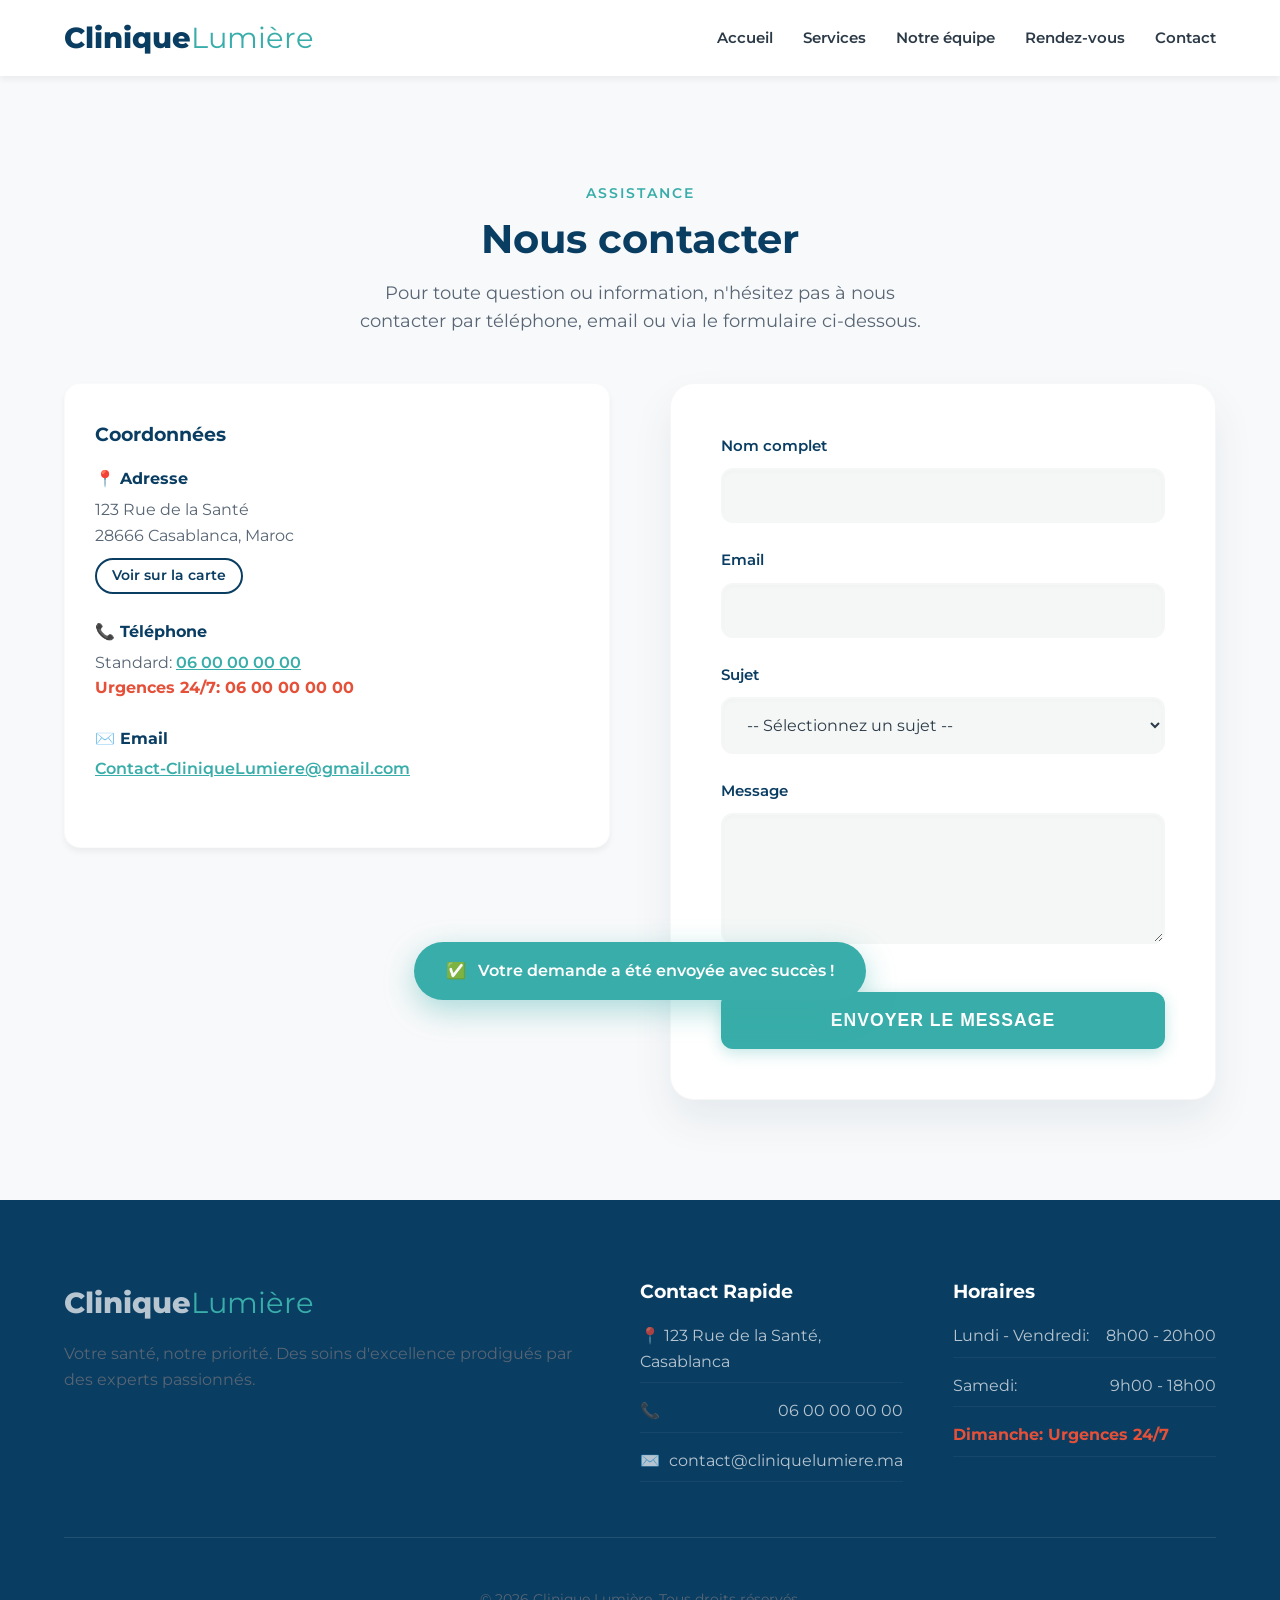
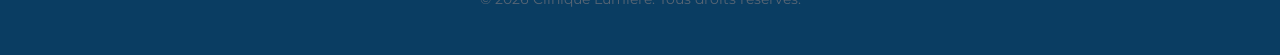
<file: contact.html>
<!DOCTYPE html>
<html lang="fr">
<head>
    <meta charset="UTF-8">
    <meta name="viewport" content="width=device-width, initial-scale=1.0">
    <title>Contact - Clinique Lumière</title>
    <link rel="stylesheet" href="style.css">
    <link href="https://fonts.googleapis.com/css2?family=Montserrat:wght@400;500;600;700;800&display=swap" rel="stylesheet">
</head>
<body>
    <header class="header scrolled force-scrolled" id="header">
        <div class="container nav-container">
            <a href="index.html" class="logo">Clinique<span>Lumière</span></a>
            <button class="mobile-toggle" aria-label="Ouvrir le menu">
                <span class="bar"></span>
                <span class="bar"></span>
                <span class="bar"></span>
            </button>
            <nav class="nav" id="nav-menu">
                <ul>
                    <li><a href="index.html">Accueil</a></li>
                    <li><a href="services.html">Services</a></li>
                    <li><a href="equipe.html">Notre équipe</a></li>
                    <li><a href="rendezvous.html">Rendez-vous</a></li>
                    <li><a href="contact.html" class="active">Contact</a></li>
                </ul>
            </nav>
        </div>
    </header>

    <main>
        <section class="contact-page section-padding" style="margin-top: 80px;">
            <div class="container">
                <div class="section-header text-center">
                    <span class="tag">Assistance</span>
                    <h2>Nous contacter</h2>
                    <p>Pour toute question ou information, n'hésitez pas à nous contacter par téléphone, email ou via le formulaire ci-dessous.</p>
                </div>
                
                <div class="about-content" style="align-items: flex-start;">
                    <div class="feature-card" style="text-align: left;">
                        <h3 style="margin-bottom: 20px;">Coordonnées</h3>
                        
                        <div style="margin-bottom: 25px;">
                            <h4 style="color: var(--primary); font-size: 1rem; margin-bottom: 5px;">📍 Adresse</h4>
                            <p style="margin-bottom: 10px;">123 Rue de la Santé<br>28666 Casablanca, Maroc</p>
                            <a href="https://maps.google.com" class="btn btn-outline" target="_blank" style="padding: 5px 15px; font-size: 0.85rem;">Voir sur la carte</a>
                        </div>
                        
                        <div style="margin-bottom: 25px;">
                            <h4 style="color: var(--primary); font-size: 1rem; margin-bottom: 5px;">📞 Téléphone</h4>
                            <p>Standard: <a href="tel:+212600000000" style="color: var(--secondary); font-weight: 600;">06 00 00 00 00</a><br>
                            <span class="urgency">Urgences 24/7: 06 00 00 00 00</span></p>
                        </div>
                        
                        <div style="margin-bottom: 25px;">
                            <h4 style="color: var(--primary); font-size: 1rem; margin-bottom: 5px;">✉️ Email</h4>
                            <p><a href="mailto:Contact-CliniqueLumiere@gmail.com" style="color: var(--secondary); font-weight: 600;">Contact-CliniqueLumiere@gmail.com</a></p>
                        </div>
                    </div>

                    <form class="contact-form">
                        <div class="form-group">
                            <label for="contact-name">Nom complet</label>
                            <input type="text" id="contact-name" name="name" required>
                        </div>
                        
                        <div class="form-group">
                            <label for="contact-email">Email</label>
                            <input type="email" id="contact-email" name="email" required>
                        </div>
                        
                        <div class="form-group">
                            <label for="contact-subject">Sujet</label>
                            <select id="contact-subject" name="subject" required>
                                <option value="">-- Sélectionnez un sujet --</option>
                                <option value="info">Demande d'information</option>
                                <option value="rdv">Question sur un rendez-vous</option>
                                <option value="autre">Autre demande</option>
                            </select>
                        </div>
                        
                        <div class="form-group">
                            <label for="contact-message">Message</label>
                            <textarea id="contact-message" name="message" rows="5" required></textarea>
                        </div>
                        
                        <button type="submit" class="btn btn-primary" style="width: 100%;">Envoyer le message</button>
                    </form>
                </div>
            </div>
        </section>
    </main>

    <footer class="footer">
        <div class="container">
            <div class="footer-grid">
                <div class="footer-info">
                    <a href="index.html" class="logo footer-logo">Clinique<span>Lumière</span></a>
                    <p class="footer-desc">Votre santé, notre priorité. Des soins d'excellence prodigués par des experts passionnés.</p>
                </div>
                <div class="footer-links">
                    <h3>Contact Rapide</h3>
                    <ul>
                        <li>📍 123 Rue de la Santé, Casablanca</li>
                        <li>📞 <a href="tel:+212600000000">06 00 00 00 00</a></li>
                        <li>✉️ <a href="mailto:contact@cliniquelumiere.ma">contact@cliniquelumiere.ma</a></li>
                    </ul>
                </div>
                <div class="footer-hours">
                    <h3>Horaires</h3>
                    <ul>
                        <li><span>Lundi - Vendredi:</span> 8h00 - 20h00</li>
                        <li><span>Samedi:</span> 9h00 - 18h00</li>
                        <li><span class="urgency">Dimanche: Urgences 24/7</span></li>
                    </ul>
                </div>
            </div>
            <div class="copyright">
                <p>© 2026 Clinique Lumière. Tous droits réservés.</p>
            </div>
        </div>
    </footer>

    <script src="script.js"></script>
</body>
</html>
</file>
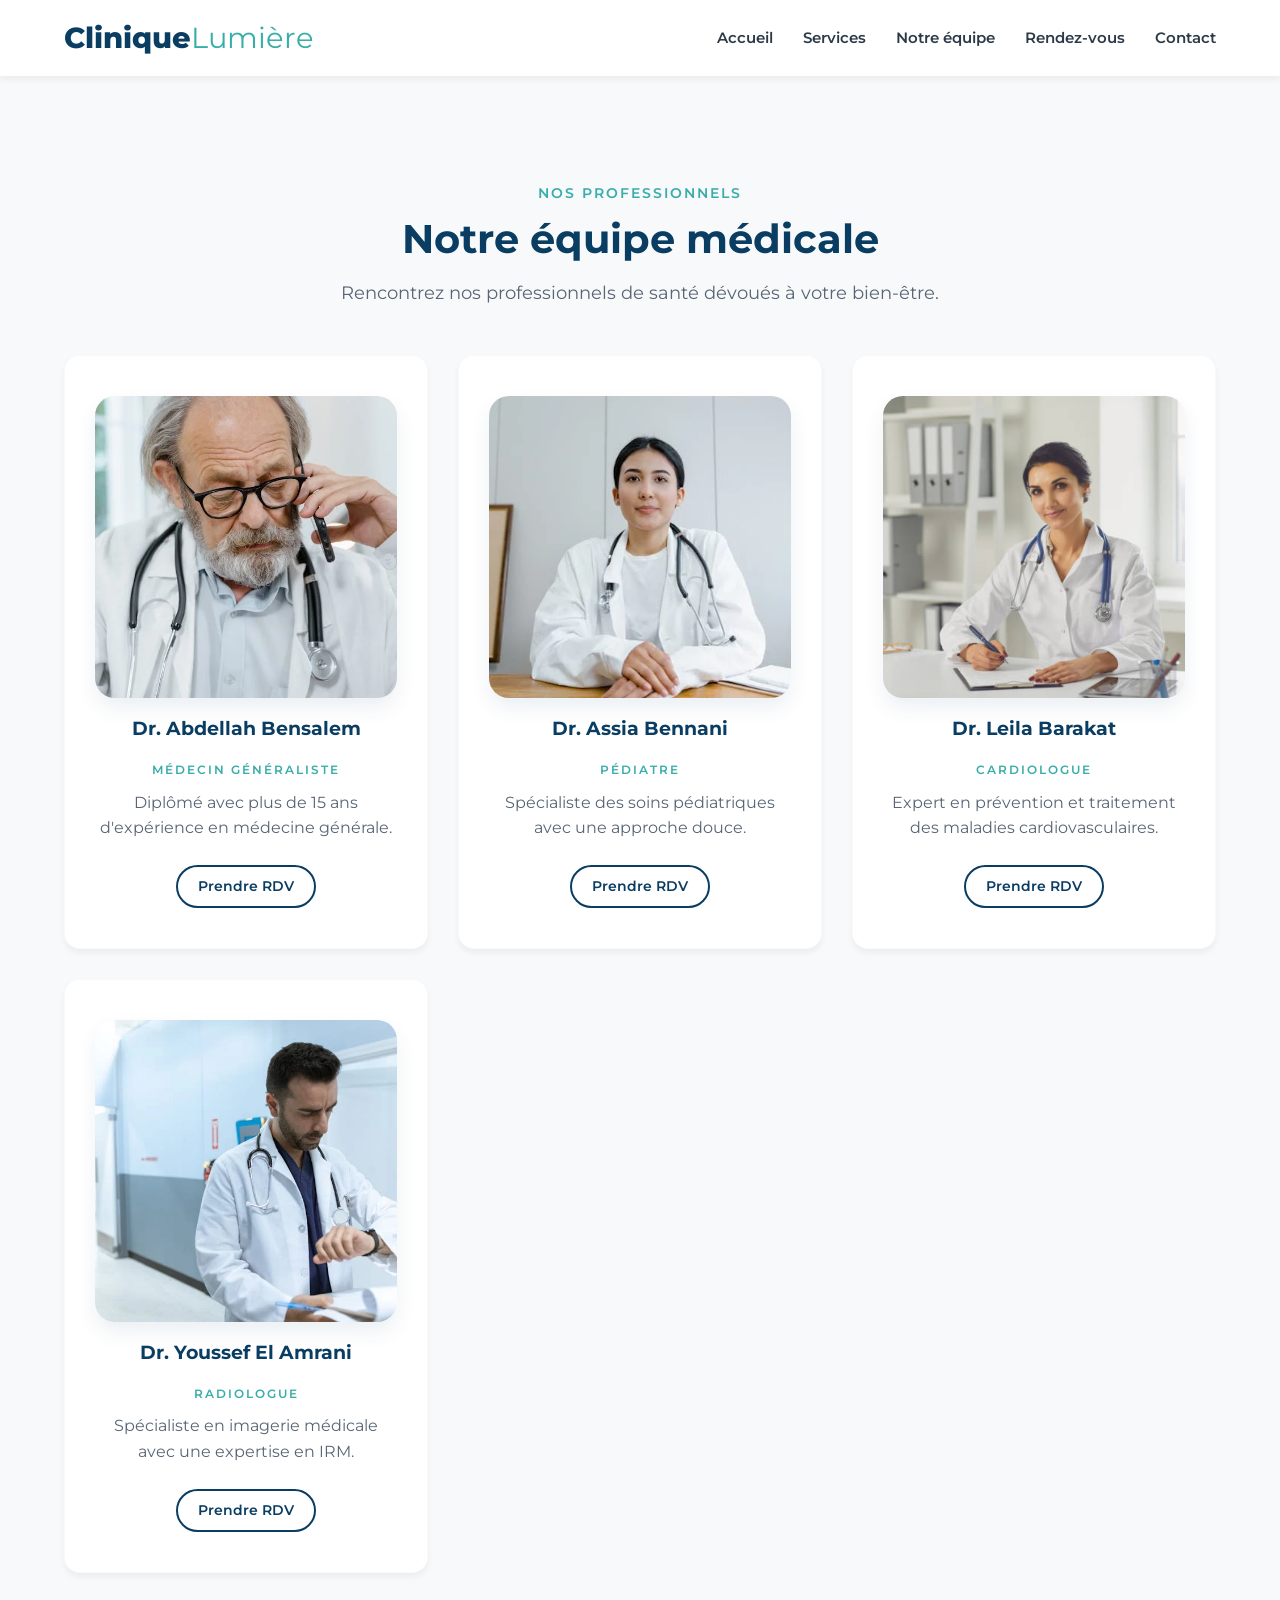
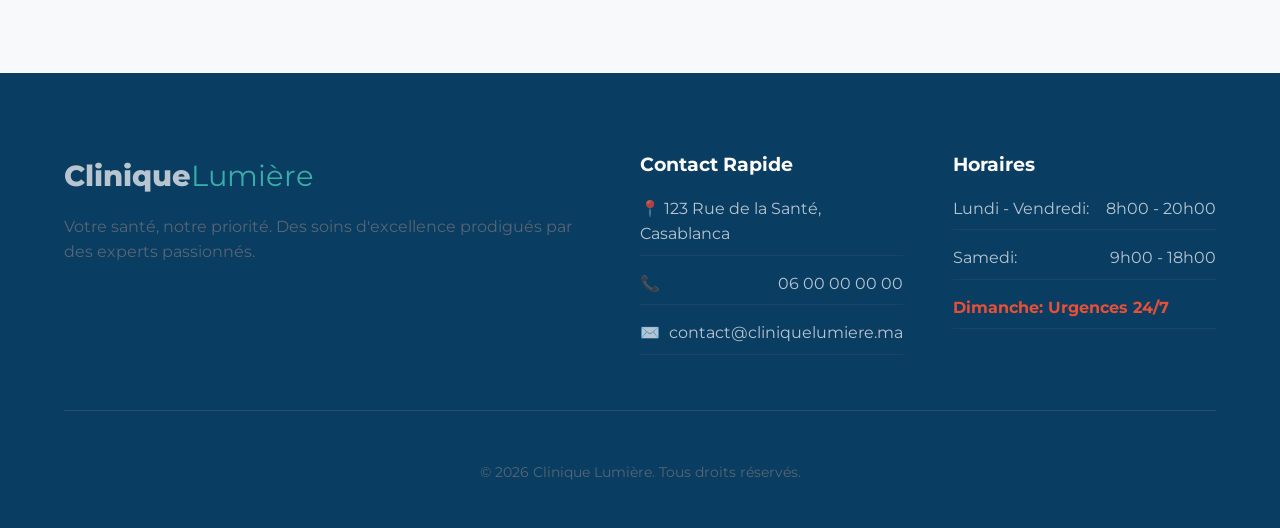
<file: equipe.html>
<!DOCTYPE html>
<html lang="fr">
<head>
    <meta charset="UTF-8">
    <meta name="viewport" content="width=device-width, initial-scale=1.0">
    <title>Notre Équipe - Clinique Lumière</title>
    <link rel="stylesheet" href="style.css">
    <link href="https://fonts.googleapis.com/css2?family=Montserrat:wght@400;500;600;700;800&display=swap" rel="stylesheet">
</head>
<body>
    <header class="header scrolled force-scrolled" id="header">
        <div class="container nav-container">
            <a href="index.html" class="logo">Clinique<span>Lumière</span></a>
            <button class="mobile-toggle" aria-label="Ouvrir le menu">
                <span class="bar"></span>
                <span class="bar"></span>
                <span class="bar"></span>
            </button>
            <nav class="nav" id="nav-menu">
                <ul>
                    <li><a href="index.html">Accueil</a></li>
                    <li><a href="services.html">Services</a></li>
                    <li><a href="equipe.html" class="active">Notre équipe</a></li>
                    <li><a href="rendezvous.html">Rendez-vous</a></li>
                    <li><a href="contact.html">Contact</a></li>
                </ul>
            </nav>
        </div>
    </header>

    <main>
        <section class="team section-padding" style="margin-top: 80px;">
            <div class="container">
                <div class="section-header text-center">
                    <span class="tag">Nos Professionnels</span>
                    <h2>Notre équipe médicale</h2>
                    <p>Rencontrez nos professionnels de santé dévoués à votre bien-être.</p>
                </div>
                
                <div class="features-grid">
                    <div class="feature-card">
                        <div class="img-wrapper" style="margin-bottom: 20px; aspect-ratio: 1/1;">
                            <img src="image/medecin 2.webp" alt="Dr. Abdellah Bensalem">
                        </div>
                        <h3>Dr. Abdellah Bensalem</h3>
                        <p class="tag" style="font-size: 0.75rem;">Médecin généraliste</p>
                        <p>Diplômé avec plus de 15 ans d'expérience en médecine générale.</p>
                        <a href="rendezvous.html" class="btn btn-outline" style="padding: 8px 20px; font-size: 0.9rem;">Prendre RDV</a>
                    </div>
                    
                    <div class="feature-card">
                        <div class="img-wrapper" style="margin-bottom: 20px; aspect-ratio: 1/1;">
                            <img src="image/medecin 1.webp" alt="Dr. Assia Bennani">
                        </div>
                        <h3>Dr. Assia Bennani</h3>
                        <p class="tag" style="font-size: 0.75rem;">Pédiatre</p>
                        <p>Spécialiste des soins pédiatriques avec une approche douce.</p>
                        <a href="rendezvous.html" class="btn btn-outline" style="padding: 8px 20px; font-size: 0.9rem;">Prendre RDV</a>
                    </div>
                    
                    <div class="feature-card">
                        <div class="img-wrapper" style="margin-bottom: 20px; aspect-ratio: 1/1;">
                            <img src="image/médecin 3.jpg" alt="Dr. Leila Barakat">
                        </div>
                        <h3>Dr. Leila Barakat</h3>
                        <p class="tag" style="font-size: 0.75rem;">Cardiologue</p>
                        <p>Expert en prévention et traitement des maladies cardiovasculaires.</p>
                        <a href="rendezvous.html" class="btn btn-outline" style="padding: 8px 20px; font-size: 0.9rem;">Prendre RDV</a>
                    </div>
                    
                    <div class="feature-card">
                        <div class="img-wrapper" style="margin-bottom: 20px; aspect-ratio: 1/1;">
                            <img src="image/medecin 4.webp" alt="Dr. Youssef El Amrani">
                        </div>
                        <h3>Dr. Youssef El Amrani</h3>
                        <p class="tag" style="font-size: 0.75rem;">Radiologue</p>
                        <p>Spécialiste en imagerie médicale avec une expertise en IRM.</p>
                        <a href="rendezvous.html" class="btn btn-outline" style="padding: 8px 20px; font-size: 0.9rem;">Prendre RDV</a>
                    </div>
                </div>
            </div>
        </section>
    </main>

    <footer class="footer">
        <div class="container">
            <div class="footer-grid">
                <div class="footer-info">
                    <a href="index.html" class="logo footer-logo">Clinique<span>Lumière</span></a>
                    <p class="footer-desc">Votre santé, notre priorité. Des soins d'excellence prodigués par des experts passionnés.</p>
                </div>
                <div class="footer-links">
                    <h3>Contact Rapide</h3>
                    <ul>
                        <li>📍 123 Rue de la Santé, Casablanca</li>
                        <li>📞 <a href="tel:+212600000000">06 00 00 00 00</a></li>
                        <li>✉️ <a href="mailto:contact@cliniquelumiere.ma">contact@cliniquelumiere.ma</a></li>
                    </ul>
                </div>
                <div class="footer-hours">
                    <h3>Horaires</h3>
                    <ul>
                        <li><span>Lundi - Vendredi:</span> 8h00 - 20h00</li>
                        <li><span>Samedi:</span> 9h00 - 18h00</li>
                        <li><span class="urgency">Dimanche: Urgences 24/7</span></li>
                    </ul>
                </div>
            </div>
            <div class="copyright">
                <p>© 2026 Clinique Lumière. Tous droits réservés.</p>
            </div>
        </div>
    </footer>

    <script src="script.js"></script>
</body>
</html>
</file>
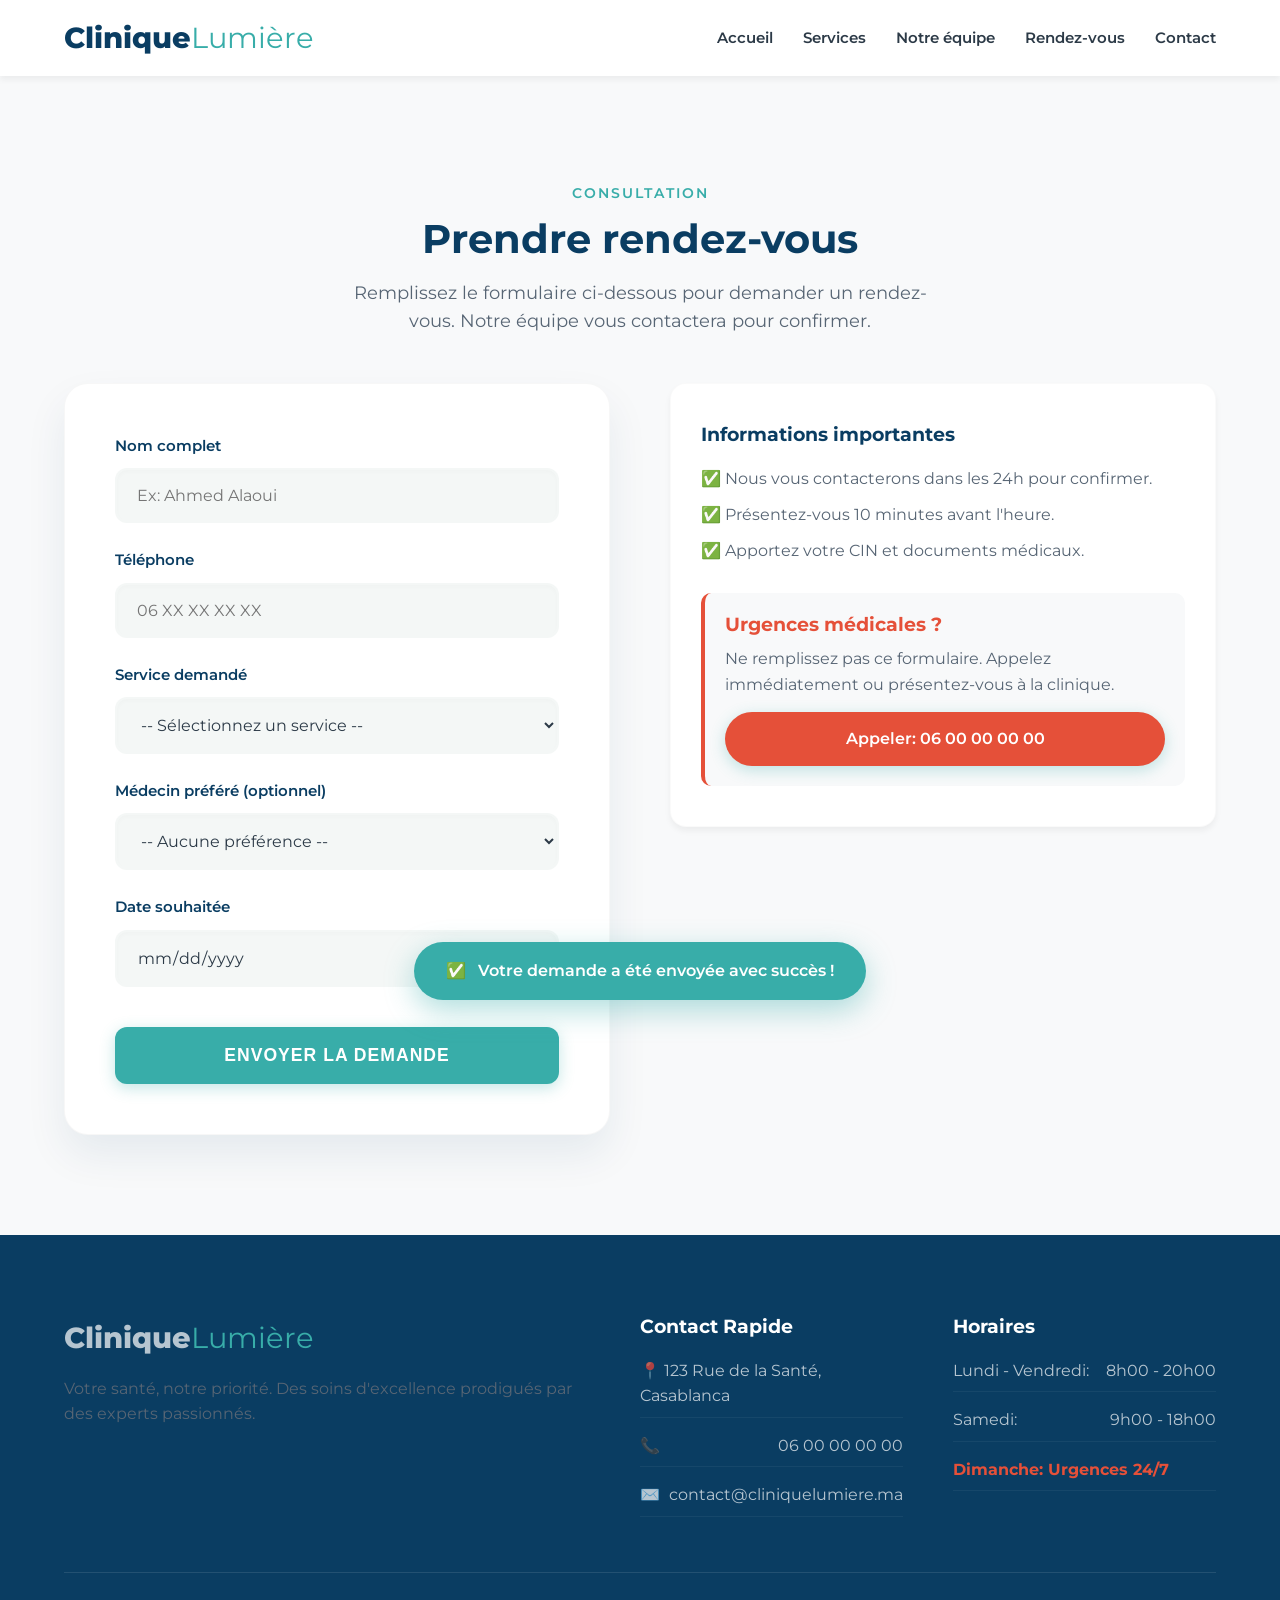
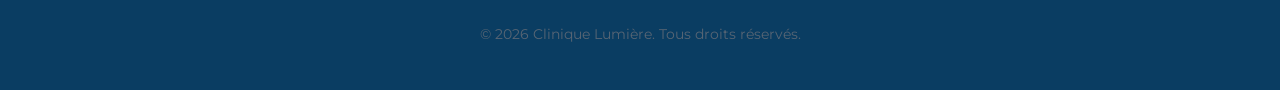
<file: rendezvous.html>
<!DOCTYPE html>
<html lang="fr">
<head>
    <meta charset="UTF-8">
    <meta name="viewport" content="width=device-width, initial-scale=1.0">
    <title>Prendre RDV - Clinique Lumière</title>
    <link rel="stylesheet" href="style.css">
    <link href="https://fonts.googleapis.com/css2?family=Montserrat:wght@400;500;600;700;800&display=swap" rel="stylesheet">
</head>
<body>
    <header class="header scrolled force-scrolled" id="header">
        <div class="container nav-container">
            <a href="index.html" class="logo">Clinique<span>Lumière</span></a>
            <button class="mobile-toggle" aria-label="Ouvrir le menu">
                <span class="bar"></span>
                <span class="bar"></span>
                <span class="bar"></span>
            </button>
            <nav class="nav" id="nav-menu">
                <ul>
                    <li><a href="index.html">Accueil</a></li>
                    <li><a href="services.html">Services</a></li>
                    <li><a href="equipe.html">Notre équipe</a></li>
                    <li><a href="rendezvous.html" class="active">Rendez-vous</a></li>
                    <li><a href="contact.html">Contact</a></li>
                </ul>
            </nav>
        </div>
    </header>

    <main>
        <section class="appointment section-padding" style="margin-top: 80px;">
            <div class="container">
                <div class="section-header text-center">
                    <span class="tag">Consultation</span>
                    <h2>Prendre rendez-vous</h2>
                    <p>Remplissez le formulaire ci-dessous pour demander un rendez-vous. Notre équipe vous contactera pour confirmer.</p>
                </div>
                
                <div class="about-content" style="align-items: flex-start;">
                    <form class="rdv-form">
                        <div class="form-group">
                            <label for="name">Nom complet</label>
                            <input type="text" id="name" name="name" required placeholder="Ex: Ahmed Alaoui">
                        </div>
                        
                        <div class="form-group">
                            <label for="phone">Téléphone</label>
                            <input type="tel" id="phone" name="phone" required placeholder="06 XX XX XX XX">
                        </div>
                        
                        <div class="form-group">
                            <label for="service">Service demandé</label>
                            <select id="service" name="service" required>
                                <option value="">-- Sélectionnez un service --</option>
                                <option value="general">Médecine générale</option>
                                <option value="pediatrie">Pédiatrie</option>
                                <option value="cardiologie">Cardiologie</option>
                                <option value="dermatologie">Dermatologie</option>
                                <option value="gynecologie">Gynécologie</option>
                                <option value="imagerie">Imagerie médicale</option>
                            </select>
                        </div>
                        
                        <div class="form-group">
                            <label for="doctor">Médecin préféré (optionnel)</label>
                            <select id="doctor" name="doctor">
                                <option value="">-- Aucune préférence --</option>
                                <option value="dr-bensalem">Dr. Abdellah Bensalem</option>
                                <option value="dr-barakat">Dr. Leila Barakat</option>
                                <option value="dr-amrani">Dr. Youssef El Amrani</option>
                                <option value="dr-bennani">Dr. Assia Bennani</option>
                            </select>
                        </div>
                        
                        <div class="form-group">
                            <label for="date">Date souhaitée</label>
                            <input type="date" id="date" name="date" required>
                        </div>
                        
                        <button type="submit" class="btn btn-primary" style="width: 100%;">Envoyer la demande</button>
                    </form>

                    <div class="feature-card" style="text-align: left;">
                        <h3 style="margin-bottom: 20px;">Informations importantes</h3>
                        <ul style="list-style-type: none; margin-bottom: 30px; color: var(--text-muted);">
                            <li style="margin-bottom: 10px;">✅ Nous vous contacterons dans les 24h pour confirmer.</li>
                            <li style="margin-bottom: 10px;">✅ Présentez-vous 10 minutes avant l'heure.</li>
                            <li style="margin-bottom: 10px;">✅ Apportez votre CIN et documents médicaux.</li>
                        </ul>
                        
                        <div style="background: var(--bg-light); padding: 20px; border-radius: 10px; border-left: 4px solid var(--accent);">
                            <h3 style="color: var(--accent); margin-bottom: 10px; font-size: 1.2rem;">Urgences médicales ?</h3>
                            <p style="margin-bottom: 15px;">Ne remplissez pas ce formulaire. Appelez immédiatement ou présentez-vous à la clinique.</p>
                            <a href="tel:+212600000000" class="btn btn-primary" style="background: var(--accent); width: 100%;">Appeler: 06 00 00 00 00</a>
                        </div>
                    </div>
                </div>
            </div>
        </section>
    </main>

    <footer class="footer">
        <div class="container">
            <div class="footer-grid">
                <div class="footer-info">
                    <a href="index.html" class="logo footer-logo">Clinique<span>Lumière</span></a>
                    <p class="footer-desc">Votre santé, notre priorité. Des soins d'excellence prodigués par des experts passionnés.</p>
                </div>
                <div class="footer-links">
                    <h3>Contact Rapide</h3>
                    <ul>
                        <li>📍 123 Rue de la Santé, Casablanca</li>
                        <li>📞 <a href="tel:+212600000000">06 00 00 00 00</a></li>
                        <li>✉️ <a href="mailto:contact@cliniquelumiere.ma">contact@cliniquelumiere.ma</a></li>
                    </ul>
                </div>
                <div class="footer-hours">
                    <h3>Horaires</h3>
                    <ul>
                        <li><span>Lundi - Vendredi:</span> 8h00 - 20h00</li>
                        <li><span>Samedi:</span> 9h00 - 18h00</li>
                        <li><span class="urgency">Dimanche: Urgences 24/7</span></li>
                    </ul>
                </div>
            </div>
            <div class="copyright">
                <p>© 2026 Clinique Lumière. Tous droits réservés.</p>
            </div>
        </div>
    </footer>

    <script src="script.js"></script>
</body>
</html>
</file>
<file: style.css>
/* --- VARIABLES & RESET --- */
:root {
    --primary: #0A3D62;       /* Deep Navy Blue */
    --primary-light: #1E5F8C; 
    --secondary: #38ADA9;     /* Teal/Medical Green */
    --accent: #E55039;        /* Soft Red for urgency/alerts */
    --text-dark: #2C3A47;
    --text-muted: #576574;
    --bg-light: #F8F9FA;
    --white: #FFFFFF;
    --shadow-sm: 0 4px 6px rgba(0,0,0,0.05);
    --shadow-md: 0 10px 20px rgba(10, 61, 98, 0.08);
    --transition: all 0.3s cubic-bezier(0.25, 0.8, 0.25, 1);
}

* { margin: 0; padding: 0; box-sizing: border-box; }

html { scroll-behavior: smooth; }

body { 
    font-family: 'Montserrat', sans-serif; 
    line-height: 1.6; 
    color: var(--text-dark);
    background-color: var(--bg-light);
    overflow-x: hidden;
}

.container { width: 90%; max-width: 1200px; margin: 0 auto; }
.section-padding { padding: 100px 0; }
.text-center { text-align: center; }

/* --- TYPOGRAPHY --- */
h1, h2, h3 { color: var(--primary); font-weight: 700; line-height: 1.2; margin-bottom: 1rem; }
h2 { font-size: 2.5rem; }
p { color: var(--text-muted); margin-bottom: 1.5rem; }

.section-header p { font-size: 1.1rem; max-width: 600px; margin: 0 auto 3rem; }
.tag { display: inline-block; color: var(--secondary); font-weight: 600; text-transform: uppercase; letter-spacing: 2px; font-size: 0.85rem; margin-bottom: 10px; }

/* --- HEADER & NAVIGATION --- */
.header { 
    position: fixed; 
    width: 100%; 
    top: 0; 
    z-index: 1000; 
    background: transparent;
    transition: var(--transition);
    padding: 20px 0;
}

/* This is the class that gives the header a solid background */
.header.scrolled {
    background: rgba(255, 255, 255, 0.98);
    backdrop-filter: blur(10px);
    box-shadow: var(--shadow-sm);
    padding: 15px 0;
}

.nav-container { display: flex; justify-content: space-between; align-items: center; }

.logo { font-size: 1.8rem; font-weight: 800; color: var(--primary); text-decoration: none; display: flex; align-items: center;}
.logo span { color: var(--secondary); font-weight: 400;}

/* Desktop Nav */
.nav ul { display: flex; list-style: none; gap: 30px; }
.nav a { color: var(--white); text-decoration: none; font-weight: 600; font-size: 0.95rem; transition: var(--transition); position: relative;}
.header.scrolled .nav a { color: var(--text-dark); }
.nav a:hover, .nav a.active { color: var(--secondary); }

/* Mobile Menu Button */
.mobile-toggle { display: none; background: none; border: none; cursor: pointer; z-index: 1001; }
.mobile-toggle .bar { display: block; width: 25px; height: 3px; margin: 5px auto; transition: var(--transition); background-color: var(--white); border-radius: 3px; }
.header.scrolled .mobile-toggle .bar { background-color: var(--primary); }

/* --- BUTTONS --- */
.btn { display: inline-flex; align-items: center; justify-content: center; padding: 14px 30px; border-radius: 50px; font-weight: 600; text-decoration: none; cursor: pointer; border: none; transition: var(--transition); font-size: 1rem; }
.btn-primary { background: var(--secondary); color: var(--white); box-shadow: 0 4px 15px rgba(56, 173, 169, 0.3); }
.btn-primary:hover { background: #2f9491; transform: translateY(-3px); box-shadow: 0 8px 20px rgba(56, 173, 169, 0.4); }
.btn-secondary { background: var(--white); color: var(--primary); }
.btn-secondary:hover { background: var(--bg-light); transform: translateY(-3px); }
.btn-outline { background: transparent; color: var(--primary); border: 2px solid var(--primary); }
.btn-outline:hover { background: var(--primary); color: var(--white); }

/* --- HERO SECTION --- */
.hero { 
    height: 100vh;
    min-height: 600px;
    display: flex;
    align-items: center;
    background: linear-gradient(135deg, rgba(10, 61, 98, 0.85), rgba(30, 95, 140, 0.75)), url('assets/images/hero-bg.jpg') center/cover;
    text-align: center;
}
.hero h1 { color: var(--white); font-size: 4rem; margin-bottom: 1.5rem; text-shadow: 0 2px 4px rgba(0,0,0,0.3); }
.hero .subtitle { color: rgba(255,255,255,0.9); font-size: 1.2rem; max-width: 700px; margin: 0 auto 2.5rem; font-weight: 500;}
.cta-buttons { display: flex; gap: 20px; justify-content: center; }

/* --- ABOUT & FEATURES --- */
.about { background: var(--white); }
.about-content { display: grid; grid-template-columns: 1fr 1fr; gap: 60px; align-items: center; }
.img-wrapper { position: relative; border-radius: 20px; overflow: hidden; box-shadow: var(--shadow-md); aspect-ratio: 4/3;}
.img-wrapper img { width: 100%; height: 100%; object-fit: cover; transition: var(--transition); }
.img-wrapper:hover img { transform: scale(1.05); }

.features-grid { display: grid; grid-template-columns: repeat(auto-fit, minmax(300px, 1fr)); gap: 30px; }
.feature-card { background: var(--white); padding: 40px 30px; border-radius: 16px; text-align: center; box-shadow: var(--shadow-sm); transition: var(--transition); border: 1px solid rgba(0,0,0,0.02); }
.feature-card:hover { transform: translateY(-10px); box-shadow: var(--shadow-md); }
.feature-icon { font-size: 3rem; margin-bottom: 20px; }

/* --- PRO FORMS (Contact & Rendez-vous) --- */
.rdv-form, .contact-form { 
    background: var(--white); 
    padding: 50px; 
    border-radius: 24px; 
    box-shadow: 0 20px 40px rgba(10, 61, 98, 0.08); 
    border: 1px solid rgba(0,0,0,0.03);
}

.form-group { 
    margin-bottom: 25px;
    text-align: left;
    position: relative;
}

.form-group label {
    display: block;
    margin-bottom: 10px;
    font-weight: 600;
    color: var(--primary);
    font-size: 0.95rem;
    transition: var(--transition);
}

input, select, textarea { 
    width: 100%;
    padding: 16px 20px; 
    background-color: #f4f7f6; 
    border: 2px solid transparent; 
    border-radius: 12px; 
    font-family: inherit; 
    font-size: 1rem;
    color: var(--text-dark);
    transition: all 0.3s ease;
    box-shadow: inset 0 2px 4px rgba(0,0,0,0.02); 
}

input:hover, select:hover, textarea:hover {
    background-color: #eef2f1;
}

input:focus, select:focus, textarea:focus {
    outline: none;
    background-color: var(--white);
    border-color: var(--secondary);
    box-shadow: 0 0 0 4px rgba(56, 173, 169, 0.15); 
}

.rdv-form .btn-primary, .contact-form .btn-primary {
    margin-top: 15px;
    padding: 18px 30px;
    font-size: 1.1rem;
    border-radius: 12px; 
    text-transform: uppercase;
    letter-spacing: 1px;
}

/* --- TOAST NOTIFICATION (SUCCESS POPUP) --- */
.toast {
    position: fixed;
    bottom: -100px;
    left: 50%;
    transform: translateX(-50%);
    background-color: var(--secondary);
    color: var(--white);
    padding: 16px 32px;
    border-radius: 50px;
    box-shadow: 0 10px 30px rgba(56, 173, 169, 0.4);
    font-weight: 600;
    z-index: 2000;
    display: flex;
    align-items: center;
    gap: 12px;
    transition: bottom 0.5s cubic-bezier(0.68, -0.55, 0.265, 1.55); 
}

.toast.show {
    bottom: 40px; 
}

/* --- FOOTER --- */
.footer { background: var(--primary); color: rgba(255,255,255,0.7); padding: 80px 0 20px; }
.footer-grid { display: grid; grid-template-columns: 2fr 1fr 1fr; gap: 50px; margin-bottom: 50px; padding-bottom: 40px; border-bottom: 1px solid rgba(255,255,255,0.1); }
.footer h3 { color: var(--white); font-size: 1.2rem; margin-bottom: 20px; }
.footer-logo { color: var(--white); margin-bottom: 15px; }
.footer ul { list-style: none; }
.footer li { margin-bottom: 15px; display: flex; justify-content: space-between; border-bottom: 1px solid rgba(255,255,255,0.05); padding-bottom: 8px;}
.footer a { color: rgba(255,255,255,0.7); text-decoration: none; transition: var(--transition); }
.footer a:hover { color: var(--secondary); }
.urgency { color: var(--accent); font-weight: 700; }
.copyright { text-align: center; font-size: 0.9rem; }

/* --- MOBILE RESPONSIVE --- */
@media (max-width: 992px) {
    .hero h1 { font-size: 3rem; }
    .about-content { grid-template-columns: 1fr; }
    .about-text { order: 2; text-align: center; }
    .about-image { order: 1; margin-bottom: 30px; }
    .footer-grid { grid-template-columns: 1fr 1fr; }
}

@media (max-width: 768px) {
    .header { background: rgba(255, 255, 255, 0.98); padding: 15px 0; }
    .logo { color: var(--primary); }
    .mobile-toggle { display: block; }
    .mobile-toggle .bar { background-color: var(--primary); }
    
    .nav { position: fixed; top: 0; right: -100%; width: 280px; height: 100vh; background: var(--white); box-shadow: -5px 0 15px rgba(0,0,0,0.1); flex-direction: column; justify-content: center; align-items: center; transition: right 0.4s ease; padding-top: 80px; }
    .nav.active { right: 0; }
    .nav ul { flex-direction: column; width: 100%; text-align: center; gap: 0; }
    .nav li { margin: 0; width: 100%; }
    .nav a { display: block; padding: 20px; color: var(--text-dark); font-size: 1.1rem; border-bottom: 1px solid #f1f2f6; }
    .nav a:hover, .nav a.active { background: var(--bg-light); color: var(--secondary); }
    
    .mobile-toggle.active .bar:nth-child(1) { transform: translateY(8px) rotate(45deg); }
    .mobile-toggle.active .bar:nth-child(2) { opacity: 0; }
    .mobile-toggle.active .bar:nth-child(3) { transform: translateY(-8px) rotate(-45deg); }

    .hero h1 { font-size: 2.2rem; }
    .cta-buttons { flex-direction: column; }
    .btn { width: 100%; }
    .footer-grid { grid-template-columns: 1fr; text-align: center; gap: 30px; }
    .footer li { justify-content: center; gap: 10px; flex-wrap: wrap;}
    
    .rdv-form, .contact-form { padding: 30px 20px; }
}
</file>
